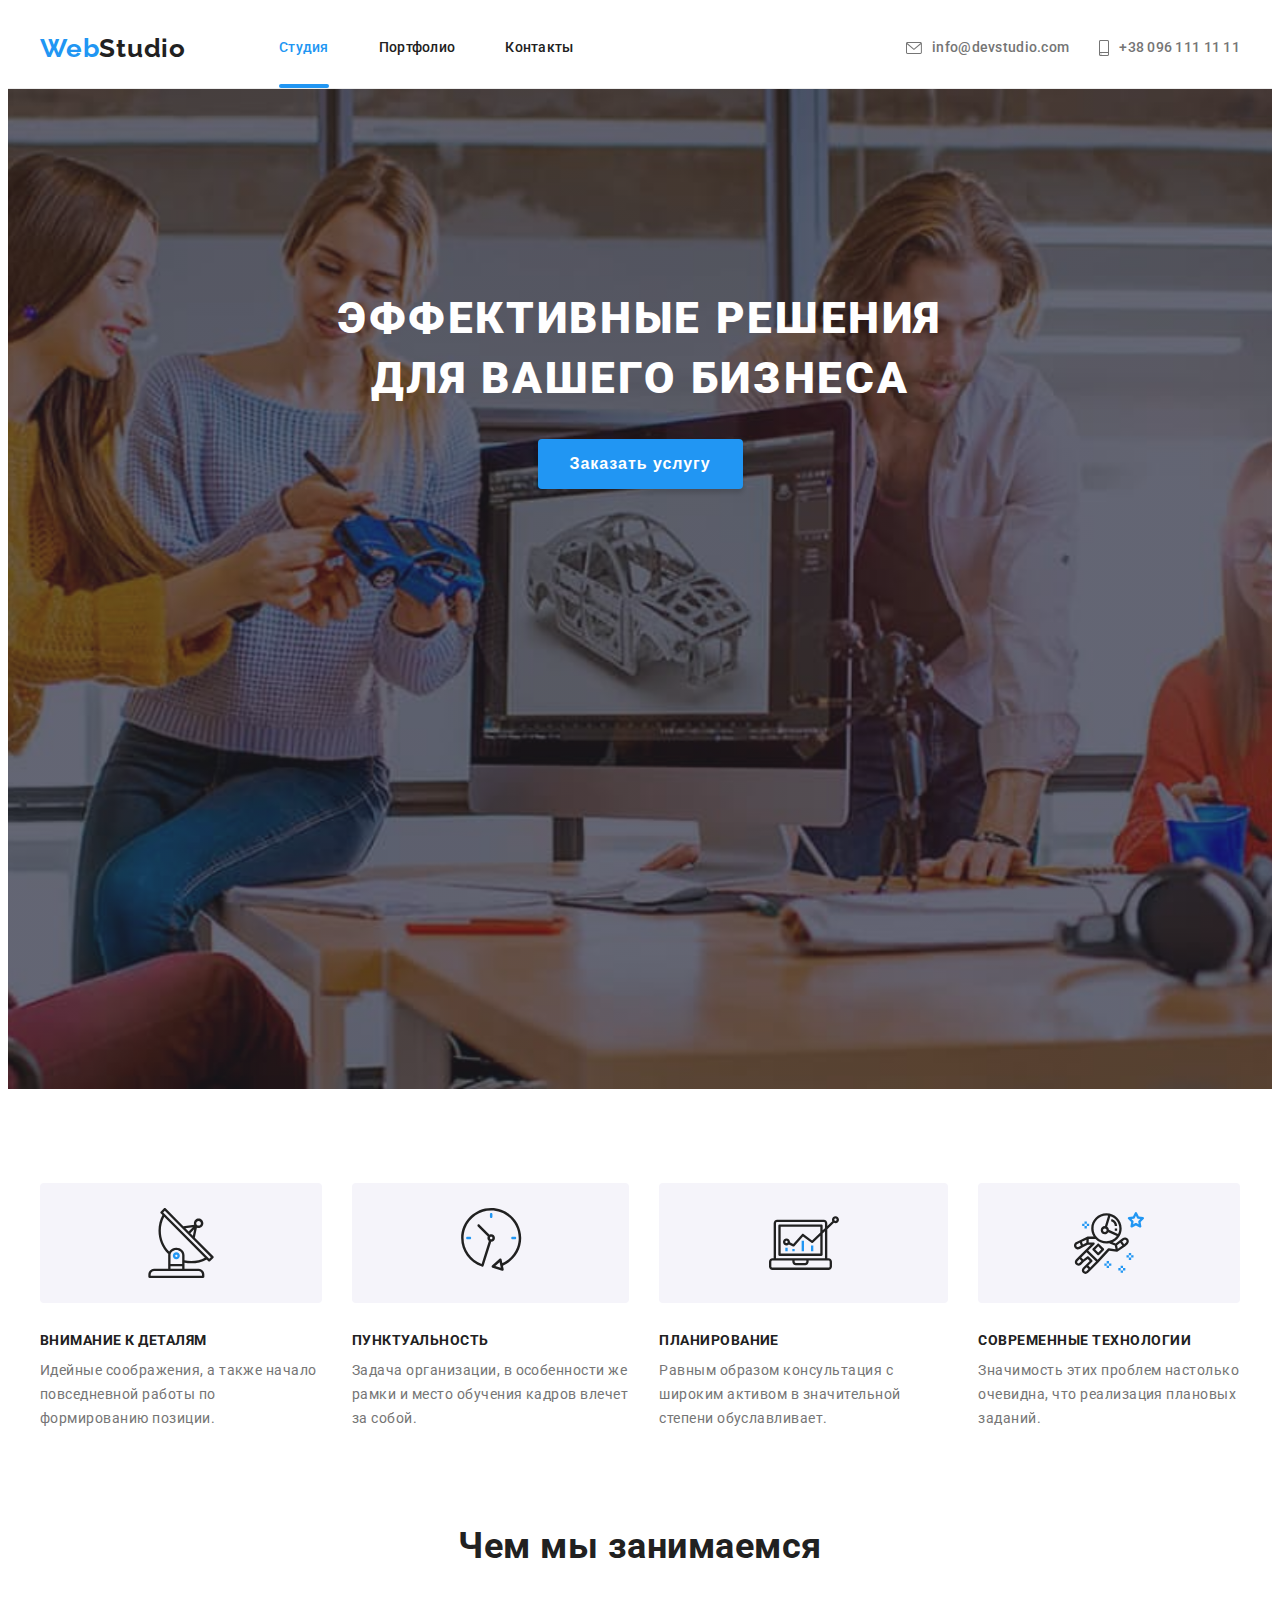
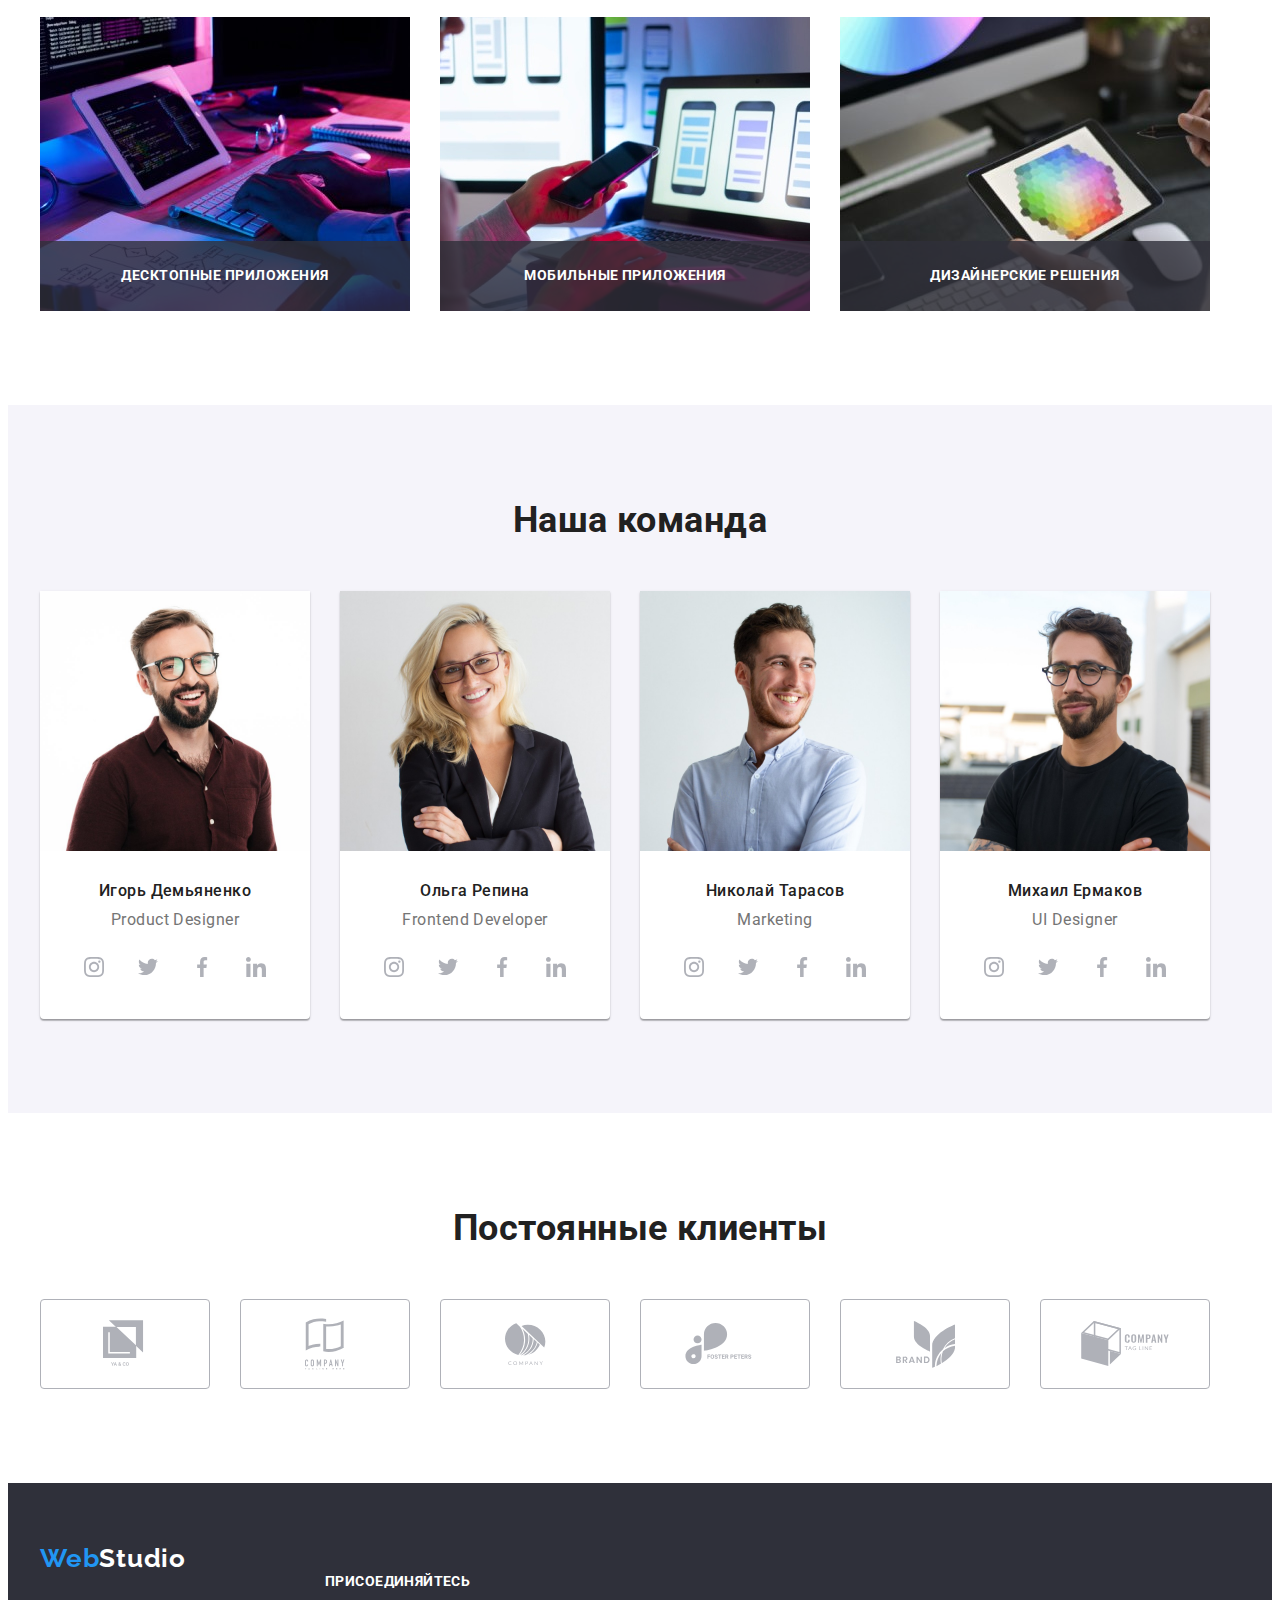
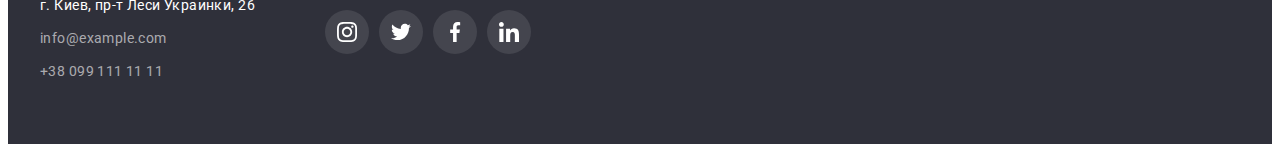
<file: index.html>
<!DOCTYPE html>
<html lang="ru">

<head>
    <meta charset="UTF-8">
    <meta http-equiv="X-UA-Compatible" content="IE=edge">
    <meta name="viewport" content="width=device-width, initial-scale=1.0">
    <title>Студия</title>
    <link 
        href="https://fonts.googleapis.com/css2?family=Raleway:wght@700&family=Roboto:wght@400;500;700;900&display=swap"
        rel="stylesheet"/>
    <link rel="stylesheet" href="https://cdnjs.cloudflare.com/ajax/libs/modern-normalize/1.0.0/modern-normalize.min.css" integrity="sha512-ISS7cAi1PEhQ8jnbJpJZMd29NlhNj4AWYyLOSp2CE/CsHxTCu+r+t0D2yoJudVrd0/8fTVPUVDzY5Tvli75u/g==" crossorigin="anonymous" />
    <link rel="stylesheet" href="./css/styles.css"/>
</head>

<body>
    
    <!--Шапка сайта с навигацией-->
    <header>
        <nav class="container main-nav">
            <a href="./index.html" class="logo" lang="en">
                <span class="logo-color">Web</span>Studio
            </a>

            <ul class="page-nav list nodots">
                <li class="page-nav-item"><a href="" class="site-nav current">Студия</a></li>
                <li class="page-nav-item"><a href="./portfolio.html" class="site-nav">Портфолио</a></li>
                <li class="page-nav-item"><a href="" class="site-nav">Контакты</a></li>
            </ul>
        
        
            <ul class="contacts list nodots">

                <li class="contacts-item">
                    <a class="site-nav contacts-link" href="mailto:info@devstudio.com">
                        <svg class="icon-nav" width=16px height=12px>
                            <use href="./images/sprite.svg#icon-envelope"></use>
                        </svg>
                        info@devstudio.com</a>
                </li>

                <li class="contacts-item">
                    <a class="site-nav contacts-link" href="tel:+380961111111">
                        <svg class="icon-nav" width=10px height=16px>
                            <use href="./images/sprite.svg#icon-smartphone"></use>
                        </svg>
                        +38 096 111 11 11</a>
                </li>

            </ul>
        </nav>
    </header>


    <main>
        <!--Герой-->
        <section class="hero">
            <h1 class="hero-title">Эффективные решения<br/>для вашего бизнеса</h1>
            <button class="button" type="button" data-modal-open>Заказать услугу</button>
        </section>

        <!--О студии-->
        <section class="section no-padding">
            <div class="container">
            <h2 class="title-none">О студии</h2>
            <!--Скрыть при оформлении-->
            
            <ul class="about list nodots">

                <div class="feature">
                    <li class="feature-item">
                        <div class="feature-icon">
                            <svg class="icon-about">
                                <use href="./images/sprite.svg#icon-antenna"></use>
                            </svg>
                        </div>
                        <h3 class="about-title">Внимание к деталям</h3>
                        <p class="text">
                            Идейные соображения, а также начало повседневной работы по формированию позиции.
                        </p>
                    </li>
                </div>

                <div class="feature">
                    <li class="feature-item">
                        <div class="feature-icon">
                            <svg class="icon-about">
                                <use href="./images/sprite.svg#icon-clock"></use>
                            </svg>
                        </div>
                        <h3 class="about-title">Пунктуальность</h3>
                        <p class="text">
                            Задача организации, в особенности же рамки и место обучения кадров влечет за собой.
                        </p>
                    </li>
                </div>

                <div class="feature">
                    <li class="feature-item">
                        <div class="feature-icon">
                            <svg class="icon-about">
                                <use href="./images/sprite.svg#icon-diagram"></use>
                            </svg>
                        </div>
                        <h3 class="about-title">Планирование</h3>
                        <p class="text">
                            Равным образом консультация с широким активом в значительной степени обуславливает.
                        </p>
                    </li>
                </div>

                <div class="feature">
                    <li class="feature-item">
                        <div class="feature-icon">
                            <svg class="icon-about">
                                <use href="./images/sprite.svg#icon-astronaut"></use>
                            </svg>
                        </div>
                        <h3 class="about-title">Современные технологии</h3>
                        <p class="text">
                            Значимость этих проблем настолько очевидна, что реализация плановых заданий.
                        </p>
                    </li>
                </div>
            </ul>
            </div>
        </section>

        <!--Чем занимаемся-->
        <section class="section our-work no-padding">
            <div class="container">
                <h2 class="section-title">Чем мы занимаемся</h2>
                    <ul class="work-list list nodots">
                        
                        <li class="work-list-item">
                            <div class="work-list-card">
                                <img src="./images/box1.jpg" alt="Компьютер" width="370" />
                                <div class="work-list-content">
                                    <h3 class="work-list-title">Десктопные приложения</h3>
                                </div>
                            </div>
                        </li>

                        <li class="work-list-item">
                            <div class="work-list-card">
                                <img src="./images/box2.jpg" alt="Телефон" width="370" />
                                <div class="work-list-content">
                                    <h3 class="work-list-title">Мобильные приложения</h3>
                                </div>
                            </div>
                        </li>

                        <li class="work-list-item">
                            <div class="work-list-card">
                                <img src="./images/box3.jpg" alt="Планшет" width="370" />
                                <div class="work-list-content">
                                    <h3 class="work-list-title">Дизайнерские решения</h3>
                                </div>
                            </div>
                        </li>

                    </ul>
            </div>
        </section>

        <!--Команда-->
        <section class="section team">
            <div class="container">
            <h2 class="section-title team-title">Наша команда</h2>
            <ul class="workers list nodots">
                
                <li>
                    <article class="workers-card">
                        <img src="./images/demianenko.jpg" alt="Фото Игоря Демьяненко" width="270" />
                        <div class="workers-content">
                            <h3 class="title">Игорь Демьяненко</h3>
                            <p class="text" lang="en">Product Designer</p>
                            <ul class="list social-icons">
                                <li class="social-icons-item">
                                    <a href="" class="social-icons-link" target="_blank" rel="noopener noreferrer">
                                        <svg class="icon-snw">
                                            <use href="./images/sprite.svg#icon-instagram"></use>
                                        </svg>
                                    </a>
                                </li>
                                <li class="social-icons-item">
                                    <a href="" class="social-icons-link" target="_blank" rel="noopener noreferrer">
                                        <svg class="icon-snw">
                                            <use href="./images/sprite.svg#icon-twitter"></use>
                                        </svg>
                                    </a>
                                </li>
                                <li class="social-icons-item">
                                    <a href="" class="social-icons-link" target="_blank" rel="noopener noreferrer">
                                        <svg class="icon-snw">
                                            <use href="./images/sprite.svg#icon-facebook"></use>
                                        </svg>
                                    </a>
                                </li>
                                <li class="social-icons-item">
                                    <a href="" class="social-icons-link" target="_blank" rel="noopener noreferrer">
                                        <svg class="icon-snw">
                                            <use href="./images/sprite.svg#icon-linkedin"></use>
                                        </svg>
                                    </a>
                                </li>
                            </ul>
                        </div>
                    </article>
                </li>
                
                <li>
                    <article class="workers-card">
                        <img src="./images/repina.jpg" alt="Фото Ольги Репиной" width="270"/>
                            <div class="workers-content">
                                <h3 class="title">Ольга Репина</h3>
                                <p class="text" lang="en">Frontend Developer</p>
                                <ul class="list social-icons">
                                    <li class="social-icons-item">
                                        <a href="" class="social-icons-link" target="_blank" rel="noopener noreferrer">
                                            <svg class="icon-snw">
                                                <use href="./images/sprite.svg#icon-instagram"></use>
                                            </svg>
                                        </a>
                                    </li>
                                    <li class="social-icons-item">
                                        <a href="" class="social-icons-link" target="_blank" rel="noopener noreferrer">
                                            <svg class="icon-snw">
                                                <use href="./images/sprite.svg#icon-twitter"></use>
                                            </svg>
                                        </a>
                                    </li>
                                    <li class="social-icons-item">
                                        <a href="" class="social-icons-link" target="_blank" rel="noopener noreferrer">
                                            <svg class="icon-snw">
                                                <use href="./images/sprite.svg#icon-facebook"></use>
                                            </svg>
                                        </a>
                                    </li>
                                    <li class="social-icons-item">
                                        <a href="" class="social-icons-link" target="_blank" rel="noopener noreferrer">
                                            <svg class="icon-snw">
                                                <use href="./images/sprite.svg#icon-linkedin"></use>
                                            </svg>
                                        </a>
                                    </li>
                                </ul>
                            </div>
                    </article>
                </li>
                
                <li>
                    <article class="workers-card">
                        <img src="./images/tarasow.jpg" alt="Фото Николая Тарасова" width="270" />
                        <div class="workers-content">
                            <h3 class="title">Николай Тарасов</h3>
                            <p class="text" lang="en">Marketing</p>
                            <ul class="list social-icons">
                                <li class="social-icons-item">
                                    <a href="" class="social-icons-link" target="_blank" rel="noopener noreferrer">
                                        <svg class="icon-snw">
                                            <use href="./images/sprite.svg#icon-instagram"></use>
                                        </svg>
                                    </a>
                                </li>
                                <li class="social-icons-item">
                                    <a href="" class="social-icons-link" target="_blank" rel="noopener noreferrer">
                                        <svg class="icon-snw">
                                            <use href="./images/sprite.svg#icon-twitter"></use>
                                        </svg>
                                    </a>
                                </li>
                                <li class="social-icons-item">
                                    <a href="" class="social-icons-link" target="_blank" rel="noopener noreferrer">
                                        <svg class="icon-snw">
                                            <use href="./images/sprite.svg#icon-facebook"></use>
                                        </svg>
                                    </a>
                                </li>
                                <li class="social-icons-item">
                                    <a href="" class="social-icons-link" target="_blank" rel="noopener noreferrer">
                                        <svg class="icon-snw">
                                            <use href="./images/sprite.svg#icon-linkedin"></use>
                                        </svg>
                                    </a>
                                </li>
                            </ul>
                        </div>
                    </article>
                </li>
                
                <li>
                    <article class="workers-card">
                        <img src="./images/ermakov.jpg" alt="Фото Михаила Ермакова" width="270" />
                        <div class="workers-content">
                            <h3 class="title">Михаил Ермаков</h3>
                            <p class="text" lang="en">UI Designer</p>
                            <ul class="list social-icons">
                                <li class="social-icons-item">
                                    <a href="" class="social-icons-link" target="_blank" rel="noopener noreferrer">
                                        <svg class="icon-snw">
                                            <use href="./images/sprite.svg#icon-instagram"></use>
                                        </svg>
                                    </a>
                                </li>
                                <li class="social-icons-item">
                                    <a href="" class="social-icons-link" target="_blank" rel="noopener noreferrer">
                                        <svg class="icon-snw">
                                            <use href="./images/sprite.svg#icon-twitter"></use>
                                        </svg>
                                    </a>
                                </li>
                                <li class="social-icons-item">
                                    <a href="" class="social-icons-link" target="_blank" rel="noopener noreferrer">
                                        <svg class="icon-snw">
                                            <use href="./images/sprite.svg#icon-facebook"></use>
                                        </svg>
                                    </a>
                                </li>
                                <li class="social-icons-item">
                                    <a href="" class="social-icons-link" target="_blank" rel="noopener noreferrer">
                                        <svg class="icon-snw">
                                            <use href="./images/sprite.svg#icon-linkedin"></use>
                                        </svg>
                                    </a>
                                </li>
                            </ul>
                        </div>
                    </article>
                </li>

            </ul>
        </div>
        </section>

        <!--Клиенты-->
        <section class="section clients">
            <div class="container">
                <h2 class="section-title">Постоянные клиенты</h2>
                    <ul class="clients-list list nodots">
                        <li class="clients-item">
                            <a href="" class="clients-icons-link" target="_blank" rel="noopener noreferrer">
                                <svg class="icon-clients" width=44.27px height=49.23px>
                                    <use href="./images/sprite.svg#icon-logo-1"></use>
                                </svg>
                            </a>
                        </li>
                        <li class="clients-item">
                            <a href="" class="clients-icons-link" target="_blank" rel="noopener noreferrer">
                                <svg class="icon-clients" width=40px height=52px>
                                    <use href="./images/sprite.svg#icon-logo-2"></use>
                                </svg>
                            </a>
                        </li>
                        <li class="clients-item">
                            <a href="" class="clients-icons-link" target="_blank" rel="noopener noreferrer">
                                <svg class="icon-clients" width=41px height=42.6px>
                                    <use href="./images/sprite.svg#icon-logo-3"></use>
                                </svg>
                            </a>  
                        </li>
                        <li class="clients-item">
                            <a href="" class="clients-icons-link" target="_blank" rel="noopener noreferrer">
                                <svg class="icon-clients" width=79.66px height=42.02px>
                                    <use href="./images/sprite.svg#icon-logo-4"></use>
                                </svg>
                            </a>  
                        </li>
                        <li class="clients-item">
                            <a href="" class="clients-icons-link" target="_blank" rel="noopener noreferrer">
                                <svg class="icon-clients" width=59px height=47px>
                                    <use href="./images/sprite.svg#icon-logo-5"></use>
                                </svg>
                            </a>  
                        </li>
                        <li class="clients-item">
                            <a href="" class="clients-icons-link" target="_blank" rel="noopener noreferrer">
                                <svg class="icon-clients" width=88.48px height=45.44px>
                                    <use href="./images/sprite.svg#icon-logo-6"></use>
                                </svg>
                            </a>  
                        </li>
                    </ul>
            </div>
        </section>

    </main>

    <!--Подвал-->
    <footer class="bottom">
        <div class="container bottom-container">
            <div class="contacts-bottom">
                <a href="/" class="bottom-logo logo" lang="en">
                    <span class="logo-color">Web</span>Studio
                </a>
    
                <address class="address ">
                    <ul class="list nodots">
                        <li>г. Киев, пр-т Леси Украинки, 26</li>
                        <li class="bottom-nav-item"><a class="bottom-nav" href="mailto:info@example.com">info@example.com</a></li>
                        <li class="bottom-nav-item"><a class="bottom-nav" href="tel:+380991111111">+38 099 111 11 11</a></li>
                    </ul>
                </address>
            </div>

            <div class="contacts-bottom social-links">
                <h2 class="title-none">Соц сети</h2>
                <!--Скрыть при оформлении-->
                <h3 class="social-links-title">Присоединяйтесь</h3>
                <ul class="list social-icons">
                    <li class="social-icons-item">
                        <a href="" class="social-icons-link bottom-social" target="_blank" rel="noopener noreferrer">
                            <svg class="icon-bottom">
                                <use href="./images/sprite.svg#icon-instagram"></use>
                            </svg>
                        </a>
                    </li>
                    <li class="social-icons-item">
                        <a href="" class="social-icons-link bottom-social" target="_blank" rel="noopener noreferrer">
                            <svg class="icon-bottom">
                                <use href="./images/sprite.svg#icon-twitter"></use>
                            </svg>
                        </a>
                    </li>
                    <li class="social-icons-item">
                        <a href="" class="social-icons-link bottom-social" target="_blank" rel="noopener noreferrer">
                            <svg class="icon-bottom">
                                <use href="./images/sprite.svg#icon-facebook"></use>
                            </svg>
                        </a>
                    </li>
                    <li class="social-icons-item">
                        <a href="" class="social-icons-link bottom-social" target="_blank" rel="noopener noreferrer">
                            <svg class="icon-bottom">
                                <use href="./images/sprite.svg#icon-linkedin"></use>
                            </svg>
                        </a>
                    </li>
                </ul>
            </div>
        </div>
    </footer>
    
    <div class="backdrop is-hidden" data-modal>
      <div class="modal">
          <button class="btn-close" data-modal-close>
            <svg class="icon-close-btn">
                <use href="./images/sprite.svg#icon-close-btn"></use>
            </svg>
          </button>
      </div>  
    </div>
    <script src="./js/modal.js"></script>  

</body>

</html>
</file>
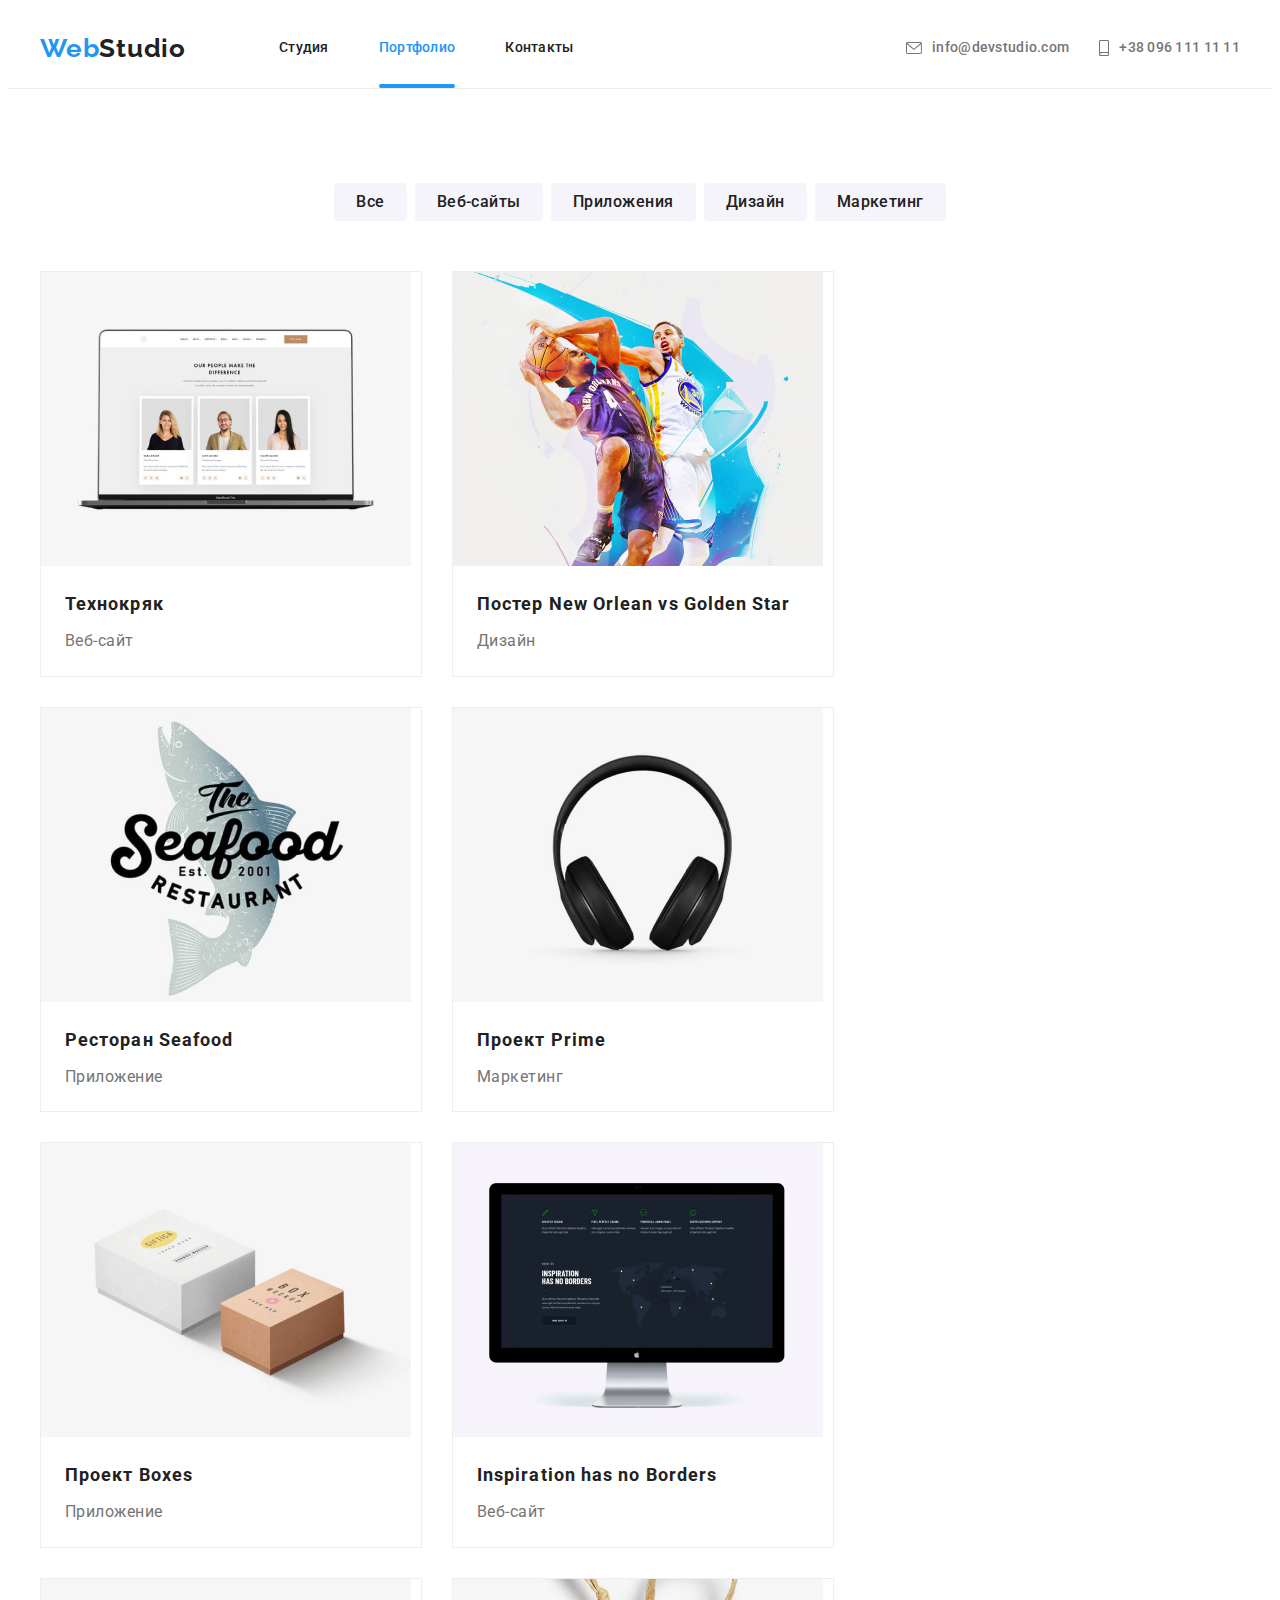
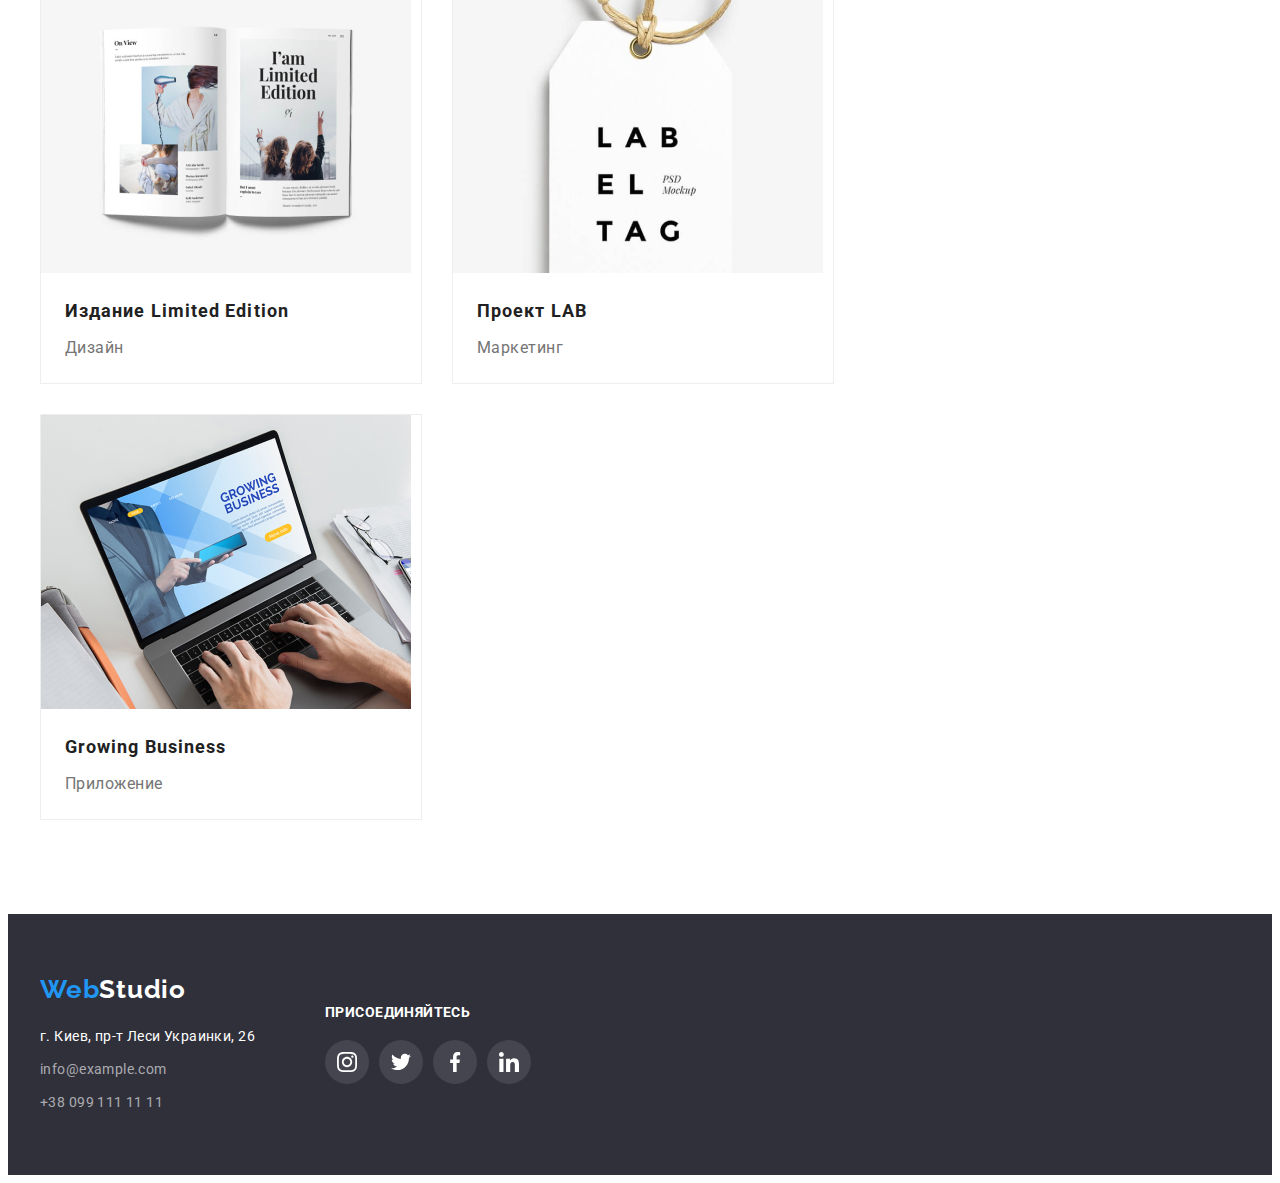
<file: portfolio.html>
<!DOCTYPE html>
<html lang="ru">

<head>
    <meta charset="UTF-8">
    <meta http-equiv="X-UA-Compatible" content="IE=edge">
    <meta name="viewport" content="width=device-width, initial-scale=1.0">
    <title>Portfolio</title>
    <link 
        href="https://fonts.googleapis.com/css2?family=Raleway:wght@700&family=Roboto:wght@400;500;700;900&display=swap"
        rel="stylesheet" />
    <link rel="stylesheet" href="https://cdnjs.cloudflare.com/ajax/libs/modern-normalize/1.0.0/modern-normalize.min.css" integrity="sha512-ISS7cAi1PEhQ8jnbJpJZMd29NlhNj4AWYyLOSp2CE/CsHxTCu+r+t0D2yoJudVrd0/8fTVPUVDzY5Tvli75u/g==" crossorigin="anonymous" />
    <link rel="stylesheet" href="./css/styles.css" />
</head>

<body>

    <!--Шапка сайта с навигацией-->
<header>
    <nav class="container main-nav">
        <a href="./index.html" class="logo" lang="en">
            <span class="logo-color">Web</span>Studio
        </a>

        <ul class="page-nav list nodots">
            <li class="page-nav-item"><a href="./index.html" class="site-nav">Студия</a></li>
            <li class="page-nav-item"><a href="" class="current site-nav">Портфолио</a></li>
            <li class="page-nav-item"><a href="" class="site-nav">Контакты</a></li>
        </ul>

        <ul class="contacts list nodots">

            <li class="contacts-item">
                <a class="site-nav contacts-link" href="mailto:info@devstudio.com">
                    <svg class="icon-nav" width=16px height=12px>
                        <use href="./images/sprite.svg#icon-envelope"></use>
                    </svg>
                    info@devstudio.com</a>
            </li>

            <li class="contacts-item">
                <a class="site-nav contacts-link" href="tel:+380961111111">
                    <svg class="icon-nav" width=10px height=16px>
                        <use href="./images/sprite.svg#icon-smartphone"></use>
                    </svg>
                    +38 096 111 11 11</a>
            </li>

        </ul>
    </nav>
</header>

<main>

    <section class=" section works">
        <div class="container">
    <!--Скрыть при оформлении-->
    <h1 class="title-none">Портфолио</h1>

    <!--Кнопки-->
    <ul class="bt nodots">
        <li class="bt-works"> 
            <button type="button" class="cursor works-button">Все</button>
        </li>
        <li class="bt-works"> 
            <button type="button" class="cursor works-button">Веб-сайты</button>
        </li>
        <li class="bt-works"> 
            <button type="button" class="cursor works-button">Приложения</button>
        </li>
        <li class="bt-works"> 
            <button type="button" class="cursor works-button">Дизайн</button>
        </li>
        <li class="bt-works"> 
            <button type="button" class="cursor works-button">Маркетинг</button>
        </li>
    </ul>

    <!--Портфолио-->
    <!--Скрыть при оформлении-->
    <h2 class="title-none">Примеры работ</h2>
    <ul class="work-examples nodots">
        <li class="item">
            <article class="card">
            <div class="card-picture">
                <div class="overlay">
                    <p class="overlay-content">Технокряк это современная площадка распространения коронавируса. Компании используют эту платформу для цифрового шпионажа и атак на защищённые сервера конкурентов.</p>
                </div>
                <img src="./images/portfolio_laptop.jpg" alt="Ноутбук" width="370"/>
            </div>
                <div class="card-content">
                    <h3 class="card-title">Технокряк</h3>
                    <p class="card-text">Веб-сайт</p>
                </div>
        </article>
        </li>

        <li class="item">
            <article class="card">
            <div class="card-picture">
                 <div class="overlay">
                    <p class="overlay-content">Технокряк это современная площадка распространения коронавируса. Компании используют эту платформу для цифрового шпионажа и атак на защищённые сервера конкурентов.</p>
                </div>    
                <img src="./images/portfolio_basketball.jpg" alt="Баскетболисты" width="370" />
            </div>
                <div class="card-content">
                    <h3 class="card-title">Постер New Orlean vs Golden Star</h3>
                    <p class="card-text">Дизайн</p>
                </div>
        </article>
        </li>

        <li class="item">
            <article class="card">
            <div class="card-picture">
                <div class="overlay">
                    <p class="overlay-content">Технокряк это современная площадка распространения коронавируса. Компании используют эту платформу для цифрового шпионажа и атак на защищённые сервера конкурентов.</p>
                </div>    
                <img src="./images/portfolio_restaurant.jpg" alt="Вывеска ресторана" width="370" />
            </div>
                <div class="card-content">
                    <h3 class="card-title">Ресторан Seafood</h3>
                    <p class="card-text">Приложение</p>
                </div>
        </article>
        </li>

        <li class="item">
            <article class="card">
            <div class="card-picture">
                <div class="overlay">
                    <p class="overlay-content">Технокряк это современная площадка распространения коронавируса. Компании используют эту платформу для цифрового шпионажа и атак на защищённые сервера конкурентов.</p>
                </div>        
                <img src="./images/portfolio_headphones.jpg" alt="Наушники" width="370" />
            </div>
                <div class="card-content">
                    <h3 class="card-title">Проект Prime</h3>
                    <p class="card-text">Маркетинг</p>
                </div>
        </article>
        </li>

        <li class="item">
            <article class="card">
            <div class="card-picture">
                <div class="overlay">
                    <p class="overlay-content">Технокряк это современная площадка распространения коронавируса. Компании используют эту платформу для цифрового шпионажа и атак на защищённые сервера конкурентов.</p>
                </div>  
                <img src="./images/portfolio_boxes.jpg" alt="Коробки" width="370" />
            </div>
                <div class="card-content">
                    <h3 class="card-title">Проект Boxes</h3>
                    <p class="card-text">Приложение</p>
                </div>
        </article>
        </li>

        <li class="item">
            <article class="card">
            <div class="card-picture">
                <div class="overlay">
                    <p class="overlay-content">Технокряк это современная площадка распространения коронавируса. Компании используют эту платформу для цифрового шпионажа и атак на защищённые сервера конкурентов.</p>
                </div>  
                <img src="./images/portfolio_screen.jpg" alt="Монитор" width="370" />
            </div>
                <div class="card-content">
                    <h3 class="card-title">Inspiration has no Borders</h3>
                    <p class="card-text">Веб-сайт</p>
                </div>
        </article>
        </li>

        <li class="item">
            <article class="card">
            <div class="card-picture">
                <div class="overlay">
                    <p class="overlay-content">Технокряк это современная площадка распространения коронавируса. Компании используют эту платформу для цифрового шпионажа и атак на защищённые сервера конкурентов.</p>
                </div>  
                <img src="./images/portfolio_book.jpg" alt="Книга" width="370" />
            </div>
                <div class="card-content">
                    <h3 class="card-title">Издание Limited Edition</h3>
                    <p class="card-text">Дизайн</p>
                </div>
        </article>
        </li>

        <li class="item">
            <article class="card">
            <div class="card-picture">
                <div class="overlay">
                    <p class="overlay-content">Технокряк это современная площадка распространения коронавируса. Компании используют эту платформу для цифрового шпионажа и атак на защищённые сервера конкурентов.</p>
                </div>  
                <img src="./images/portfolio_tag.jpg" alt="Бирка" width="370" />
            </div>
                <div class="card-content">
                    <h3 class="card-title">Проект LAB</h3>
                    <p class="card-text">Маркетинг</p>
                </div>
        </article>
        </li>

        <li class="item">
            <article class="card">
            <div class="card-picture">
                <div class="overlay">
                    <p class="overlay-content">Технокряк это современная площадка распространения коронавируса. Компании используют эту платформу для цифрового шпионажа и атак на защищённые сервера конкурентов.</p>
                </div>  
                <img src="./images/portfolio_business.jpg" alt="Ноутбук с приложением" width="370" />
            </div>
                <div class="card-content">
                    <h3 class="card-title">Growing Business</h3>
                    <p class="card-text">Приложение</p>
                </div>
        </article>
        </li>
    </ul>
</div>
</section>
</main>

<!--Подвал-->
<footer class="bottom">
    <div class="container bottom-container">
        <div class="contacts-bottom">
            <a href="/" class="bottom-logo logo" lang="en">
                <span class="logo-color">Web</span>Studio
            </a>

            <address class="address ">
                <ul class="list nodots">
                    <li>г. Киев, пр-т Леси Украинки, 26</li>
                    <li class="bottom-nav-item"><a class="bottom-nav" href="mailto:info@example.com">info@example.com</a></li>
                    <li class="bottom-nav-item"><a class="bottom-nav" href="tel:+380991111111">+38 099 111 11 11</a></li>
                </ul>
            </address>
        </div>

        <div class="contacts-bottom social-links">
            <h2 class="title-none">Соц сети</h2>
            <!--Скрыть при оформлении-->
            <h3 class="social-links-title">Присоединяйтесь</h3>
            <ul class="list social-icons">
                <li class="social-icons-item">
                    <a href="" class="social-icons-link bottom-social" target="_blank" rel="noopener noreferrer">
                        <svg class="icon-bottom">
                            <use href="./images/sprite.svg#icon-instagram"></use>
                        </svg>
                    </a>
                </li>
                <li class="social-icons-item">
                    <a href="" class="social-icons-link bottom-social" target="_blank" rel="noopener noreferrer">
                        <svg class="icon-bottom">
                            <use href="./images/sprite.svg#icon-twitter"></use>
                        </svg>
                    </a>
                </li>
                <li class="social-icons-item">
                    <a href="" class="social-icons-link bottom-social" target="_blank" rel="noopener noreferrer">
                        <svg class="icon-bottom">
                            <use href="./images/sprite.svg#icon-facebook"></use>
                        </svg>
                    </a>
                </li>
                <li class="social-icons-item">
                    <a href="" class="social-icons-link bottom-social" target="_blank" rel="noopener noreferrer">
                        <svg class="icon-bottom">
                            <use href="./images/sprite.svg#icon-linkedin"></use>
                        </svg>
                    </a>
                </li>
            </ul>
        </div>
    </div>
</footer>

</body>

</html>
</file>
<file: css/styles.css>
:root {
  --primary-text-color: #757575;
  --title-text-color: #212121;
  --accent-color: #2196f3;
  --primary-white-color: #ffffff;
  --background-second-color: #f5f4fa;
  --background-dark-color: #2f303a;
  --icons-color: #AFB1B8;
  --cards-shadow-25: 0px 4px 4px rgba(0, 0, 0, 0.25);

  --card-set-gap: 30px;
  --section-gap: 94px;

  --animation-cubic: cubic-bezier(0.4, 0, 0.2, 1);
}

body {
  background-color: var(--primary-white-color);
  color: var(--primary-text-color);

  font-family: Roboto, sans-serif;
}

.list {
  padding: 0;
  margin: 0;
}

h1,
h2,
h3,
h4,
h5,
h6,
p {
  margin: 0;
}

img {
  display: block;
  max-width: 100%;
  height: auto;
}

.nodots {
  list-style: none;
}

header {
  border-bottom: 1px solid #ECECEC;;
}

/*Logo*/
.logo {
  color: #212121;
  font-family: Raleway, sans-serif;
  font-size: 26px;
  font-weight: 700;
  line-height: 1.19;
  letter-spacing: 0.03em;
  text-decoration: none;

  transition: color 250ms var(--animation-cubic);
}

.logo-color {
  color: var(--accent-color);
}

.logo:hover {
  color: var(--accent-color);
}


/*Main-nav*/

 .main-nav {
  display: flex;
  align-items: center;
} 

.page-nav .page-nav-item + .page-nav-item {
  margin-left: 50px;
}

.page-nav {
  display: flex;
  margin-left: 93px;
}

.page-nav .contacts-item + .contacts-item {
  margin-left: 50px;
}

.contacts {
  display: flex;
  margin-left: auto;
}

.contacts .contacts-item + .contacts-item {
  margin-left: 30px;
}

.site-nav {
  display: block;
  padding-top: 32px;
  padding-bottom: 32px;

  color: var(--title-text-color);
  font-weight: 500;
  font-size: 14px;
  line-height: 1.14;
  letter-spacing: 0.02em;
  text-decoration: none; 
  
  transition: color 250ms var(--animation-cubic);
}

.site-nav:hover,
.site-nav:focus {
  color: var(--accent-color);
}

.current {
  position: relative;
  color: var(--accent-color);
}

.current::after {
  content: '';

  position: absolute;
  left: 0;
  bottom: 0;

  display: block;
  width: 100%;
  height: 4px;
  border-radius: 2px;
  background-color: var(--accent-color);
}

.contacts-link {
  display: flex;
  align-items: center;
  color: var(--primary-text-color);

  transition: color 250ms var(--animation-cubic);
}

.icon-nav {
  margin-right: 10px;
  fill: currentColor;

  transition: fill 250ms var(--animation-cubic);
}

.contacts-link:hover .icon-nav,
.contacts-link:focus .icon-nav {
  fill: var(--accent-color);
}


/*Main*/
main {
  letter-spacing: 0.03em;
}

.container {
width: 1200px;
padding-right: 15px;
padding-left: 15px;

margin-left: auto;
margin-right: auto;
}


/*Hero*/

.hero {
  max-width: 1600px;
  height: 600px;
  margin-right: auto;
  margin-left: auto;
  padding-top: 200px;
  padding-bottom: 200px;
  text-align: center;
  
  background-image: linear-gradient(
    to right, 
    rgba(47, 48, 58, 0.4), 
    rgba(47, 48, 58, 0.4)
    ), 
    url(../images/hero.jpg);
  background-color: #c4c4c4;
  background-repeat: no-repeat; 
  background-size: cover;
  background-position: center;
}

.hero-title {
  margin-bottom: 30px;
  color: var(--primary-white-color);

  font-weight: 900;
  font-size: 44px;
  line-height: 1.36;
  letter-spacing: 0.06em;
  text-transform: uppercase;
}

.button {
  border-radius: 4px;
  border: none;
  padding: 10px 32px;

  background-color: var(--accent-color);
  color: var(--primary-white-color);

  font-weight: 700;
  font-size: 16px;
  line-height: 1.87;
  letter-spacing: 0.06em;

  box-shadow: 0px 4px 4px rgba(0, 0, 0, 0.15);
}


/*Modal window*/

.backdrop {
position: fixed;
top: 0;
left: 0;
z-index: 120;
width: 100%;
height: 100%;

background-color: rgba(0, 0, 0, 0.2);
opacity: 1;
transition: opacity 1s ease-in-out;
}

.backdrop.is-hidden {
  opacity: 0;
  visibility: hidden;
  pointer-events: none;  
}

.is-hidden .modal {
  transform: translate(50%, 50%) scale(0.2);
}

.modal {
  position: absolute;
  top: 50%;
  left: 50%;
  transform: translate(-50%, -50%);                                                                                  
  width: 100%;
  max-width: 528px;
  min-height: 581px;

  border-radius: 4px;
  background-color: var(--primary-white-color);
  box-shadow:  1px 3px rgba(0, 0, 0, 0.12), 
    0px 1px 1px rgba(0, 0, 0, 0.14), 
    0px 2px 1px rgba(0, 0, 0, 0.2);

  transition: transform 1s ease-in-out;
}


.btn-close {
  position: absolute;
  top: 8px;
  right: 8px;
  justify-content: center;
  align-items: center;
  width: 30px;
  height: 30px;
  border-radius: 50%;

  background-color: var(--primary-white-color);
  border: 1px solid rgba(0, 0, 0, 0.1);
}

.btn-close .icon-close-btn {
  width: 11px;
  height: 11px;
}


/*Sections*/
.section .no-padding {
  padding-top: 0;
  padding-bottom: 0;
}

.section {
  padding-top: 94px;
  padding-bottom: 94px;
}

/*About Us*/
.title-none {
  position: absolute;
  visibility: hidden;
}

.about {
  display: flex;

  padding: 0;
  margin: 0;
}

.feature + .feature {
  margin-left: var(--card-set-gap);
}

.feature-icon {
  display: inline-flex;
  justify-content: center;
  align-items: center;
  width: 100%;
  height: 120px;
  background: var(--background-second-color);
  border-radius: 4px;
}

.icon-about {
  width: 70px;
  height: 70px;
}

.about-title {
  margin-top: 30px;

  color: var(--title-text-color);

  font-weight: 700;
  font-size: 14px;
  line-height: 1.14;
  text-transform: uppercase;
}

.about .text {
  margin-top: 10px;
  margin-bottom: 0;

  font-size: 14px;
  line-height: 1.71;
}

/*Work list*/
.our-work {
  padding-top: 0;
}

.section-title {
  margin-bottom: 50px;

  color: var(--title-text-color);

  font-weight: 700;
  font-size: 36px;
  line-height: 1.17;
  text-align: center;
}

.work-list {
  display: flex;

  padding: 0;
  margin: 0;
}

.work-list .work-list-item + .work-list-item {
  margin-left: 30px;
}

.work-list-card {
  position: relative;
}

.work-list-content {
  position: absolute;
  bottom: 0;
  left: 0;
  padding-top: 27px;
  padding-bottom: 27px;
  width: 100%;

  background-color: rgba(47, 48, 58, 0.8); 
}

.work-list-title {
  font-weight: 700;
  font-size: 14px;
  line-height: 1.14;
  text-transform: uppercase;
  text-align: center;

  color: var(--primary-white-color);
}

/*Our Team*/

.team {
  background-color: #f5f4fa;
}

.team-title {
  margin-top: 0;
}

.workers {
  display: flex;

  padding: 0;
  margin: 0;
  margin-left: calc( -1 * var(--card-set-gap));}


.workers-card {
  flex-basis: calc(100% / 4 - var(--card-set-gap));
  margin-left: var(--card-set-gap);
  border-radius: 0px 0px 4px 4px;

  background-color: var(--primary-white-color);
  box-shadow: 0px 1px 3px rgba(0, 0, 0, 0.12), 
    0px 1px 1px rgba(0, 0, 0, 0.14), 
    0px 2px 1px rgba(0, 0, 0, 0.2);}

  
.workers-content {
  padding: 30px 32px;
}

.workers .title {
  margin-bottom: 10px;

  color: var(--title-text-color);
  font-weight: 500;
  font-size: 16px;
  line-height: 1.19;
  text-align: center;
}

.workers .text {
  margin-bottom: 16px;

  color: var(--primary-text-color);
  font-weight: 400;
  font-size: 16px;
  line-height: 1.19;
  text-align: center;
}


/*Social-networks-icons*/
.social-icons {
  display: flex;
  list-style: none;
}

.social-icons-item +.social-icons-item {
margin-left: 10px;
}

.social-icons-link {
  display: flex;
  justify-content: center;
  align-items: center;
  width: 44px;
  height: 44px;
  border-radius: 50%;

  transition: background-color 250ms var(--animation-cubic);
}

.social-icons-link:hover,
.social-icons-link:focus {
  background-color: var(--accent-color);
} 

.social-icons-link:hover .icon-snw,
.social-icons-link:focus .icon-snw {
fill: var(--primary-white-color);
} 

.social-icons .icon-snw {
  width: 20px;
  height: 20px;
  fill: var(--icons-color);

  transition: fill 250ms var(--animation-cubic);
}


/*Clients*/

.clients-list {
  display: flex;

  padding: 0;
  margin: 0;
}

.clients-icons-link {
  width: 170px;
  height: 90px;
  display: flex;
  justify-content: center;
  align-items: center;

  border: 1px solid var(--icons-color);
  box-sizing: border-box;
  border-radius: 4px;

  transition: border 250ms var(--animation-cubic);
}

.clients-item + .clients-item {
  margin-left: var(--card-set-gap);
}

.clients-icons-link:hover,
.clients-icons-link:focus {
  border: 1px solid var(--accent-color);
}

.clients-icons-link:hover .icon-clients,
.clients-icons-link:focus .icon-clients {
fill: var(--accent-color);
}

.icon-clients {
  padding: auto;
  fill: var(--icons-color);

  transition: fill 250ms var(--animation-cubic);
}

/*Portfolio*/

.bt {
  display: flex;
  padding: 0;
  margin: 0;
  margin-bottom: 50px;
  justify-content: center;
}

.bt .bt-works + .bt-works {
  margin-left: 8px;
}

.bt-works {
  border-radius: 4px;
  overflow: hidden;

  transition: box-shadow 250ms var(--animation-cubic);
}

.works-button {
  border: 0px solid transparent;
  padding: 6px 22px;

  color: var(--title-text-color);
  background-color: var(--background-second-color);

  font-family: inherit;
  font-weight: 500;
  font-size: 16px;
  line-height: 1.6;
  text-align: center;
  letter-spacing: 0.03em;

  transition: color 250ms var(--animation-cubic),
    background-color 250ms var(--animation-cubic);
}


.bt-works:hover,
.bt-works:focus {
  box-shadow: 0px 3px 1px rgba(0, 0, 0, 0.1), 
  0px 1px 2px rgba(0, 0, 0, 0.08), 
  0px 2px 2px rgba(0, 0, 0, 0.12);
}

.works-button:hover,
.works-button:focus {
  color: var(--primary-white-color);
  background-color: var(--accent-color);
}

.cursor {
  cursor: pointer;
}

/*Work examples_Grid*/

.work-examples {
  padding: 0;
  margin: 0;

  display: flex;
  flex-wrap: wrap;
  margin-top: calc( -1 * var(--card-set-gap));
  margin-left: calc( -1 * var(--card-set-gap));
}

.work-examples >.item {
  flex-basis: calc(100% / 3 - var(--card-set-gap));
  margin-left: var(--card-set-gap);
  margin-top: var(--card-set-gap);

  border: 1px solid #EEEEEE;
}

.card {
  transition: border 250ms var(--animation-cubic),
    box-sizing 250ms var(--animation-cubic),
    box-shadow 250ms var(--animation-cubic);
}

.card:hover {
  border: 1px solid #EEEEEE;
  box-sizing: border-box; 
  box-shadow: 0px 1px 1px rgba(0, 0, 0, 0.12), 
  0px 4px 4px rgba(0, 0, 0, 0.06), 
  1px 4px 6px rgba(0, 0, 0, 0.16);
}

.card-content {
  padding: 20px 24px;
}

.card-title {
  color: var(--title-text-color);
  font-weight: 700;
  font-size: 18px;
  line-height: 2;
  letter-spacing: 0.06em;
}

.card-text {
  margin-top: 4px;

  color: var(--primary-text-color);
  font-weight: 400;
  font-size: 16px;
  line-height: 1.87;
  letter-spacing: 0.03em;
}

.card-picture {
  position: relative;

  overflow: hidden;
}

.overlay {
  position: absolute;
  top: 0;
  left: 0;
  width: 100%;
  height: 100%;

  background-color: rgba(33, 150, 243, 0.9);

  transform: translateY(100%);
  transition: transform 250ms var(--animation-cubic) 250ms;
}

.overlay-content {
  padding: 63px 24px;

  font-weight: 400;
  font-size: 18px;
  line-height: 1.56;

  color: var(--primary-white-color);
}

.card-picture:hover .overlay {
  transform: translateY(0);
}

/*Footer*/
.bottom {
  padding-top: 60px;
  padding-bottom: 60px;
  background-color: var(--background-dark-color);
}

.bottom-container {
  display: flex;
  align-items: center;
}

.bottom .logo {
  color: var(--primary-white-color);
}

.address {
  margin-top: 20px;
  color: var(--primary-white-color);

  font-style: normal;
  font-weight: 400;
  font-size: 14px;
  line-height: 1.71;
  letter-spacing: 0.03em;
  text-decoration: none;
}

.bottom-nav:hover,
.bottom-nav:focus {
  color: var(--accent-color);
}

.bottom-nav {
  color: rgba(255, 255, 255, 0.6);

  font-weight: 400;
  font-size: 14px;
  line-height: 1.7;
  text-decoration: none;

  transition: color 250ms var(--animation-cubic)
}

.bottom-nav-item {
  margin-top: 9px;
}

.contacts-bottom {
  display: inline-block;
}
.social-links {
  margin: 0;
  padding: 0;
  margin-left: 70px;
}

.social-links-title {
  margin-bottom: 20px;
  font-weight: 700;
  font-size: 14px;
  line-height: 1.14;
  letter-spacing: 0.03em;
  text-transform: uppercase;

  color: var(--primary-white-color);
}

.bottom-social {
  width: 44px;
  height: 44px;
  border-radius: 50%;
  background-color: rgba(255, 255, 255, 0.1);;
}

.social-icons .icon-bottom {
  width: 20px;
  height: 20px;
  fill: var(--primary-white-color);
}
</file>
